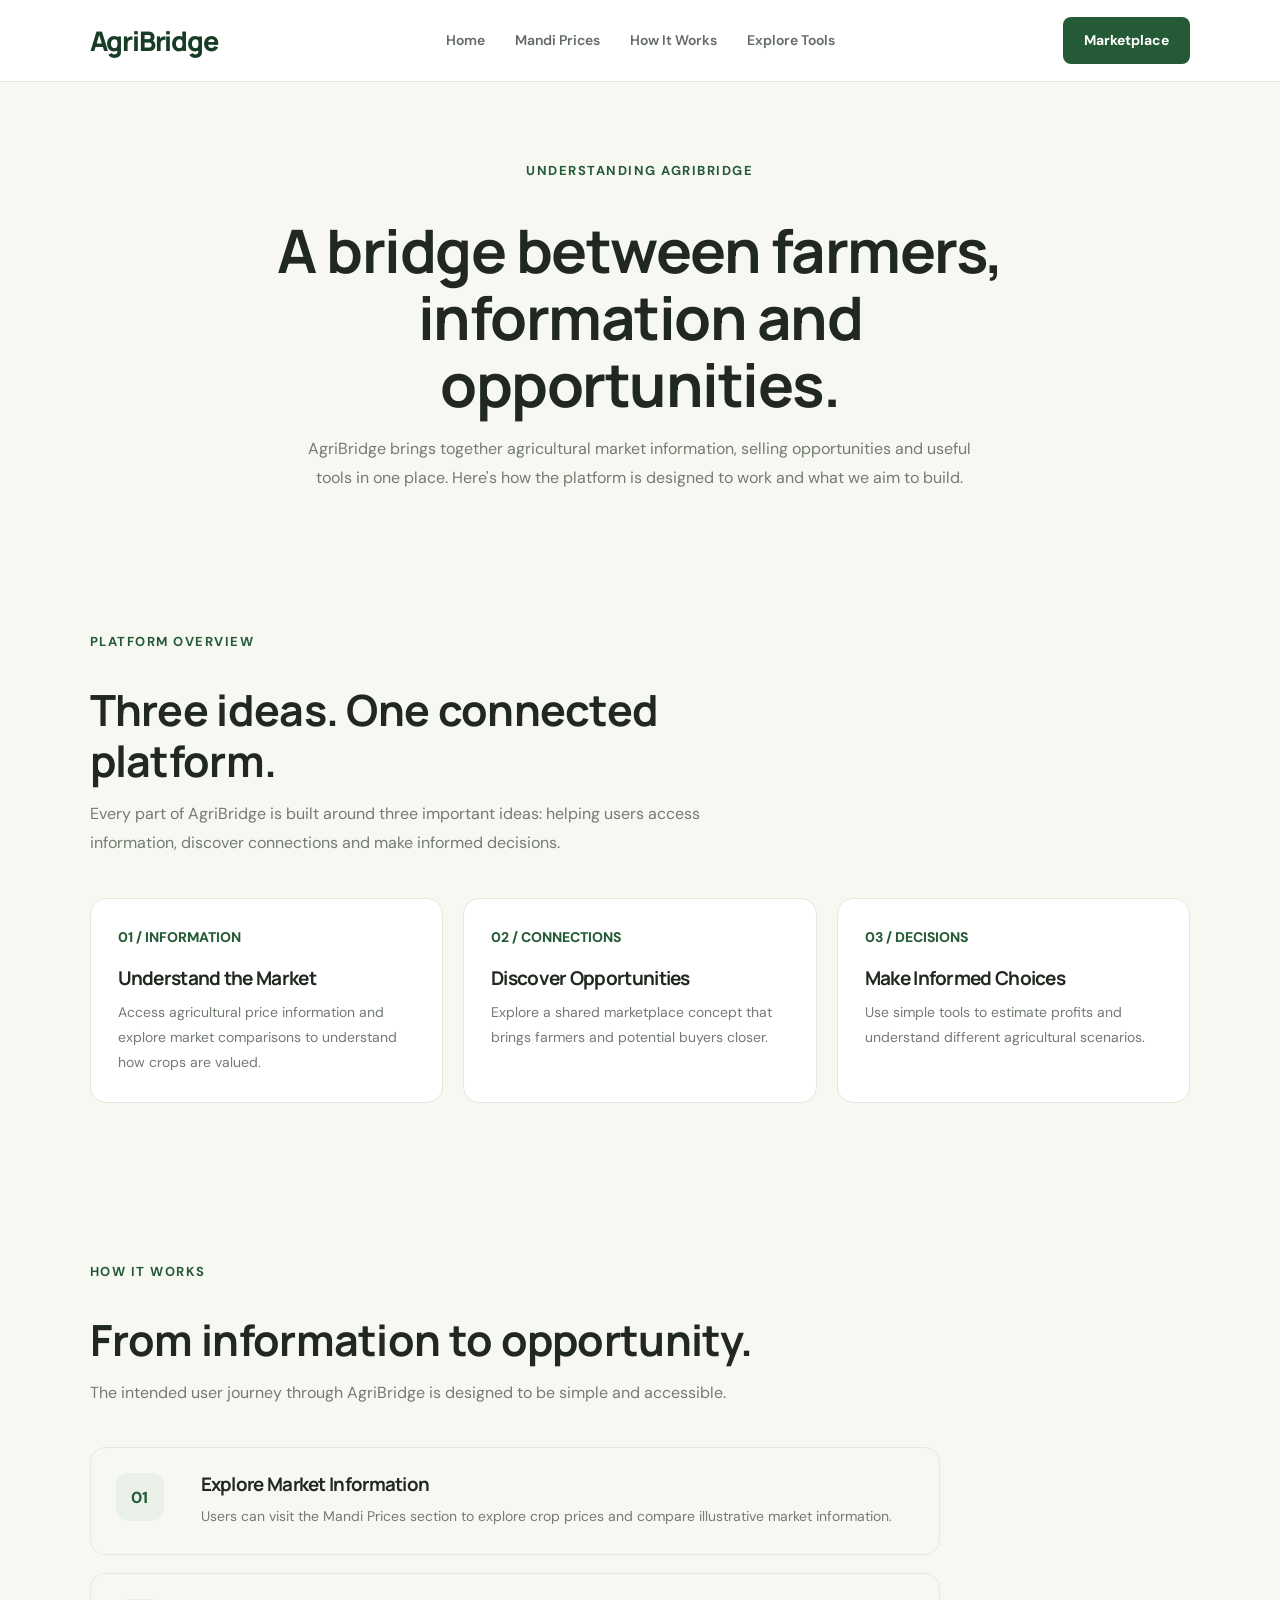
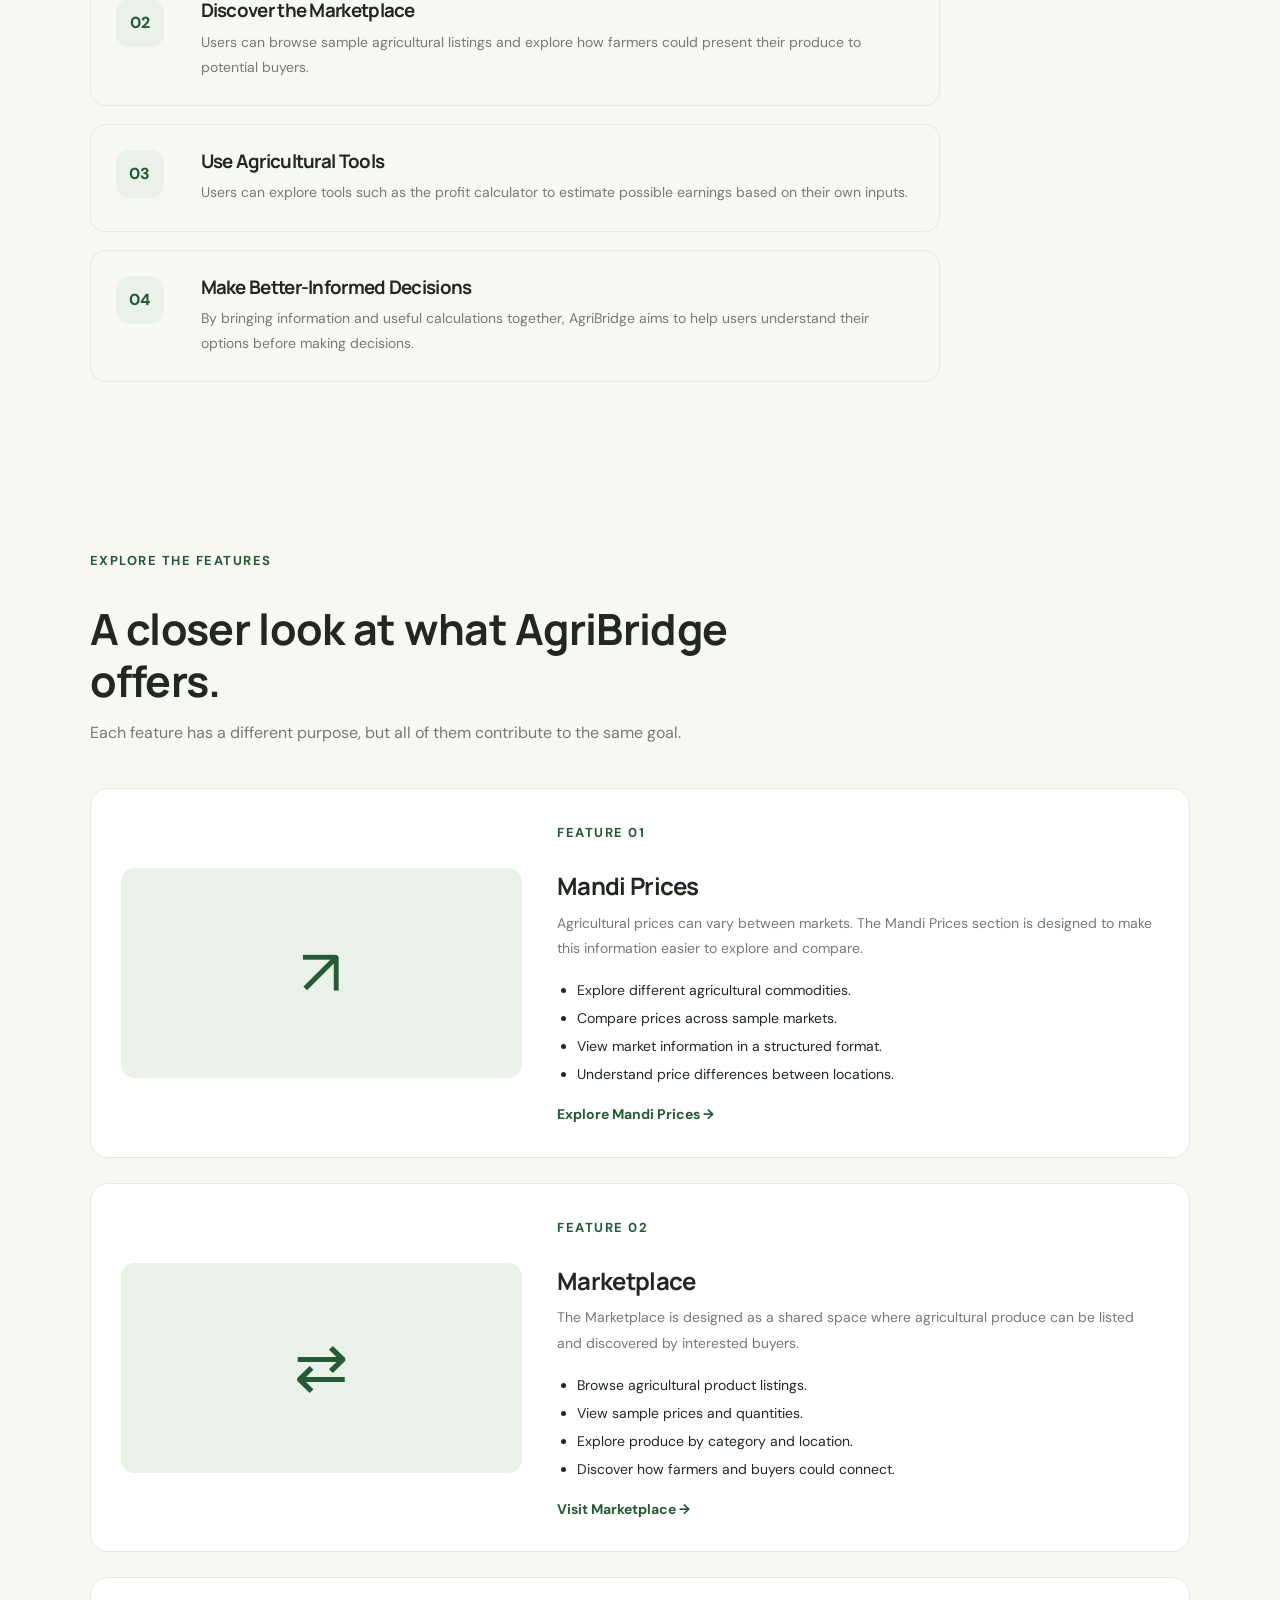
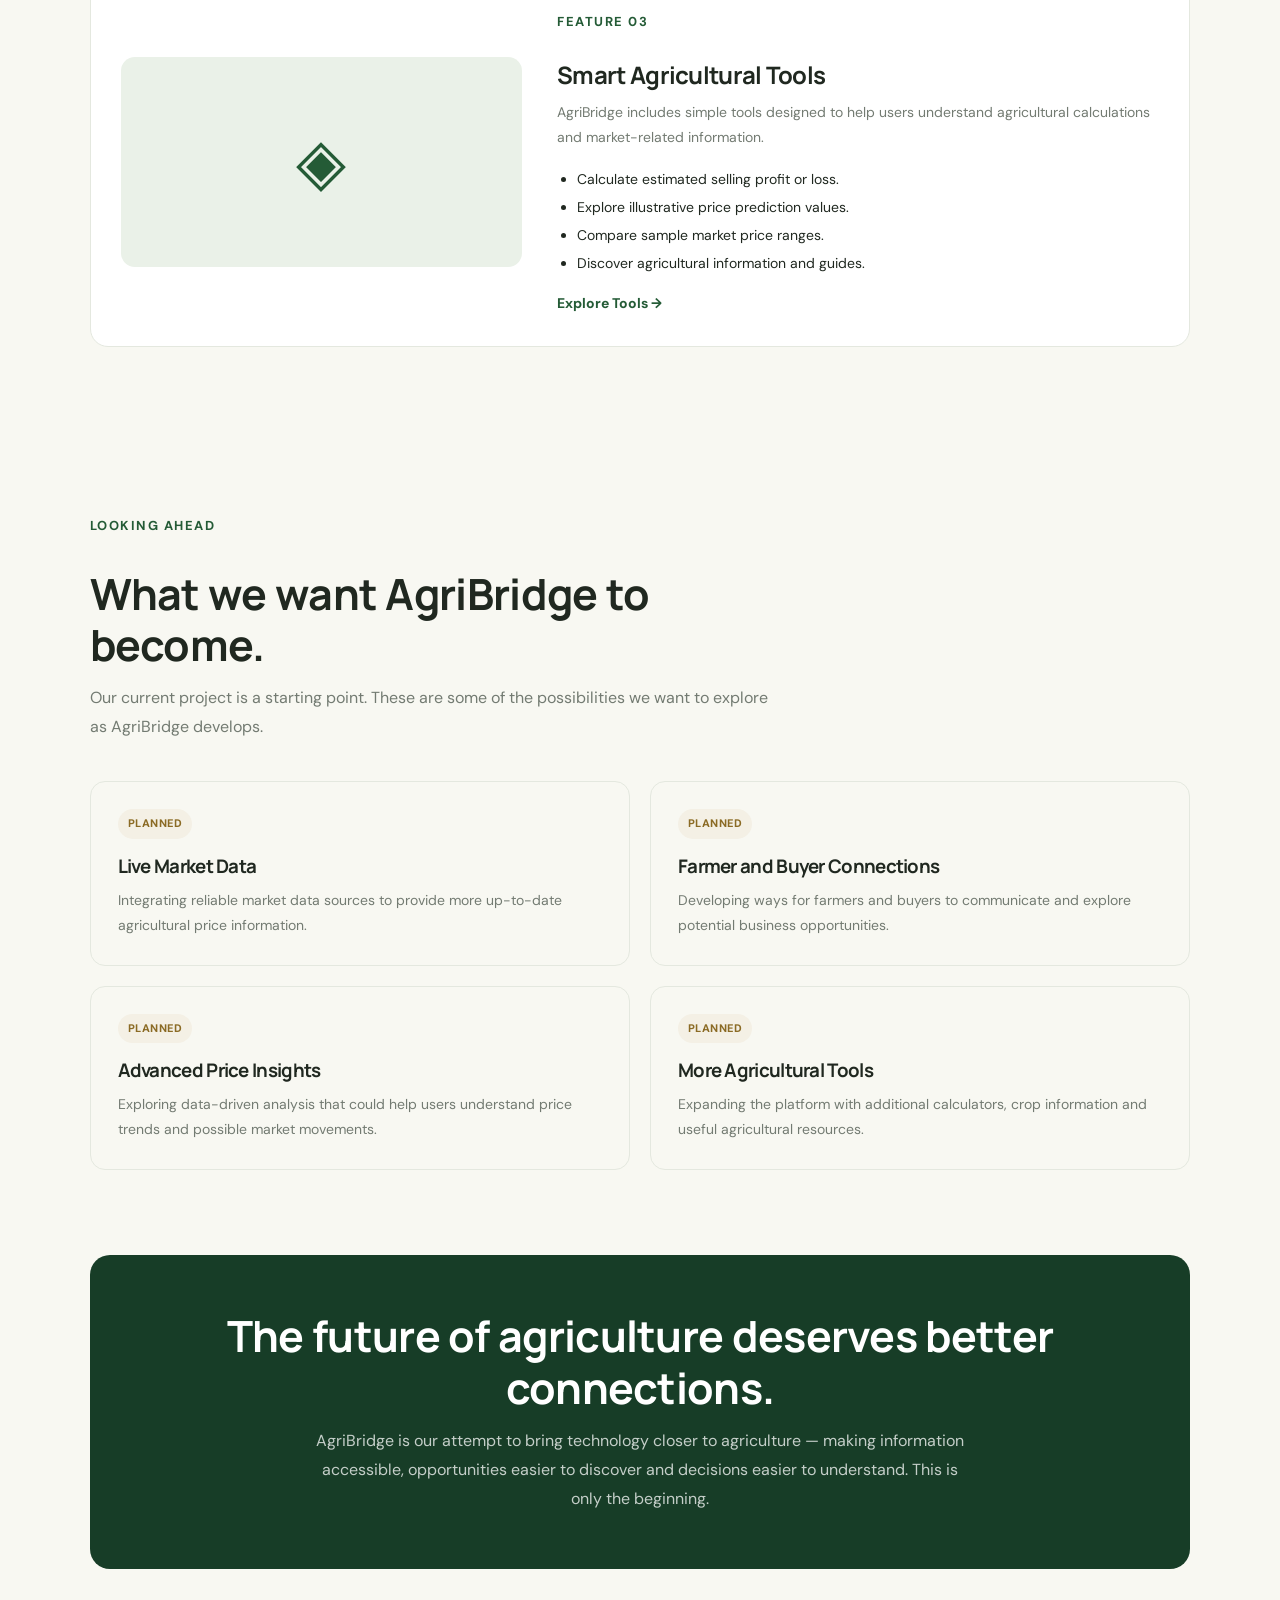
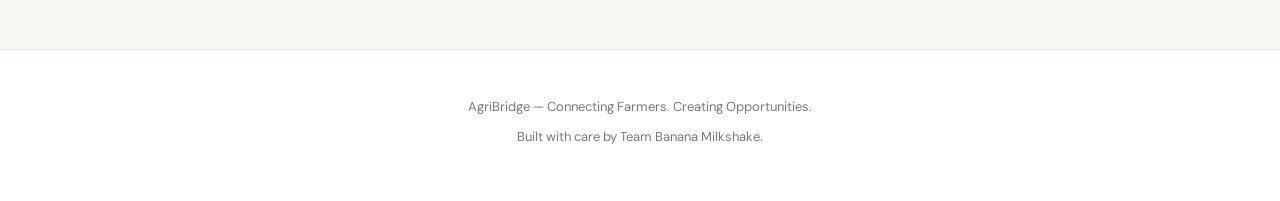
<file: agribridge/how-it-works.html>
<!DOCTYPE html>
<html lang="en">

<head>
    <meta charset="UTF-8">
    <meta name="viewport" content="width=device-width, initial-scale=1.0">

    <meta name="description" content="Discover how AgriBridge works, its features, purpose and future vision.">

    <title>How It Works | AgriBridge</title>

    <link rel="stylesheet" href="style.css">

    <style>
        /* Page Introduction */

        .how-hero {
            padding: 75px 0 65px;
            text-align: center;
        }

        .eyebrow {
            color: var(--green);
            font-size: 13px;
            font-weight: 700;
            letter-spacing: 1.5px;
            text-transform: uppercase;
        }

        .how-hero h1 {
            max-width: 800px;
            margin: 17px auto;
            font-size: clamp(38px, 5vw, 60px);
            line-height: 1.12;
            letter-spacing: -1.5px;
        }

        .how-hero p {
            max-width: 680px;
            margin: auto;
            color: var(--muted);
            line-height: 1.8;
        }

        /* Overview */

        .overview-section {
            padding: 70px 0;
            background: var(--cream);
        }

        .section-heading {
            max-width: 680px;
            margin-bottom: 40px;
        }

        .section-heading h2 {
            font-size: clamp(29px, 4vw, 43px);
            line-height: 1.2;
            margin: 13px 0;
        }

        .section-heading p {
            color: var(--muted);
            line-height: 1.8;
        }

        .overview-grid {
            display: grid;
            grid-template-columns: repeat(3, 1fr);
            gap: 20px;
        }

        .overview-card {
            background: white;
            border: 1px solid var(--border);
            border-radius: 16px;
            padding: 27px;
        }

        .overview-number {
            color: var(--green);
            font-size: 14px;
            font-weight: 800;
            margin-bottom: 19px;
        }

        .overview-card h3 {
            font-size: 19px;
            margin-bottom: 10px;
        }

        .overview-card p {
            color: var(--muted);
            font-size: 14px;
            line-height: 1.8;
        }

        /* Workflow */

        .workflow-section {
            padding: 85px 0;
        }

        .workflow-list {
            display: grid;
            gap: 18px;
            max-width: 850px;
        }

        .workflow-step {
            display: grid;
            grid-template-columns: 65px 1fr;
            gap: 20px;
            align-items: start;
            padding: 25px;
            border: 1px solid var(--border);
            border-radius: 15px;
        }

        .step-number {
            width: 48px;
            height: 48px;
            display: grid;
            place-items: center;
            background: var(--green-light);
            color: var(--green);
            border-radius: 13px;
            font-weight: 800;
        }

        .workflow-step h3 {
            margin-bottom: 8px;
        }

        .workflow-step p {
            color: var(--muted);
            font-size: 14px;
            line-height: 1.8;
        }

        /* Feature Details */

        .feature-section {
            padding: 80px 0;
            background: var(--cream);
        }

        .feature-list {
            display: grid;
            gap: 25px;
        }

        .feature-detail {
            display: grid;
            grid-template-columns: 0.8fr 1.2fr;
            gap: 35px;
            align-items: center;
            background: white;
            border: 1px solid var(--border);
            border-radius: 18px;
            padding: 30px;
        }

        .feature-visual {
            min-height: 210px;
            display: grid;
            place-items: center;
            background: var(--green-light);
            border-radius: 14px;
            color: var(--green);
            font-size: 65px;
        }

        .feature-detail h3 {
            font-size: 24px;
            margin: 10px 0;
        }

        .feature-detail p {
            color: var(--muted);
            line-height: 1.8;
            font-size: 14px;
        }

        .feature-detail ul {
            padding-left: 20px;
            margin-top: 15px;
            color: var(--text);
            line-height: 2;
            font-size: 14px;
        }

        .feature-detail a {
            display: inline-block;
            margin-top: 15px;
            color: var(--green);
            font-size: 14px;
            font-weight: 700;
            text-decoration: none;
        }

        .feature-detail a:hover {
            text-decoration: underline;
        }

        /* Future Plans */

        .future-section {
            padding: 85px 0;
        }

        .future-grid {
            display: grid;
            grid-template-columns: repeat(2, 1fr);
            gap: 20px;
        }

        .future-card {
            padding: 27px;
            border: 1px solid var(--border);
            border-radius: 15px;
        }

        .future-card h3 {
            margin-bottom: 10px;
        }

        .future-card p {
            color: var(--muted);
            line-height: 1.8;
            font-size: 14px;
        }

        .status {
            display: inline-block;
            padding: 6px 10px;
            margin-bottom: 16px;
            border-radius: 30px;
            background: var(--green-light);
            color: var(--green);
            font-size: 11px;
            font-weight: 800;
            letter-spacing: .5px;
            text-transform: uppercase;
        }

        .status.planned {
            background: #f4f0e5;
            color: #8b6b25;
        }

        /* Vision */

        .closing-section {
            padding: 0 0 80px;
        }

        .closing-box {
            background: var(--green-dark);
            color: white;
            text-align: center;
            padding: 55px 25px;
            border-radius: 20px;
        }

        .closing-box h2 {
            font-size: clamp(28px, 4vw, 43px);
            margin-bottom: 14px;
        }

        .closing-box p {
            max-width: 650px;
            margin: auto;
            color: rgba(255, 255, 255, .75);
            line-height: 1.8;
        }

        /* Responsive */

        @media (max-width: 800px) {
            .overview-grid {
                grid-template-columns: 1fr 1fr;
            }

            .feature-detail {
                grid-template-columns: 1fr;
            }
        }

        @media (max-width: 600px) {

            .overview-grid,
            .future-grid {
                grid-template-columns: 1fr;
            }

            .workflow-step {
                grid-template-columns: 45px 1fr;
                padding: 19px;
                gap: 13px;
            }

            .step-number {
                width: 40px;
                height: 40px;
            }

            .feature-detail {
                padding: 20px;
            }

            .feature-visual {
                min-height: 150px;
            }
        }
    </style>

</head>


<body>

    <!-- Navigation -->

    <header class="navbar">

        <a href="index.html" class="logo">
            AgriBridge
        </a>

        <nav>
            <a href="index.html">Home</a>
            <a href="mandi.html">Mandi Prices</a>
            <a href="how-it-works.html">How It Works</a>
            <a href="tools.html">Explore Tools</a>
        </nav>

        <a href="marketplace.html" class="button primary nav-cta">
            Marketplace
        </a>

    </header>



    <main>

        <!-- Hero -->

        <section class="page-container how-hero">

            <span class="eyebrow">
                Understanding AgriBridge
            </span>

            <h1>
                A bridge between farmers, information and opportunities.
            </h1>

            <p>
                AgriBridge brings together agricultural market information,
                selling opportunities and useful tools in one place.
                Here's how the platform is designed to work and what
                we aim to build.
            </p>

        </section>



        <!-- Platform Overview -->

        <section class="overview-section">

            <div class="page-container">

                <div class="section-heading">

                    <span class="eyebrow">
                        Platform Overview
                    </span>

                    <h2>
                        Three ideas. One connected platform.
                    </h2>

                    <p>
                        Every part of AgriBridge is built around three
                        important ideas: helping users access information,
                        discover connections and make informed decisions.
                    </p>

                </div>


                <div class="overview-grid">

                    <article class="overview-card">

                        <div class="overview-number">01 / INFORMATION</div>

                        <h3>Understand the Market</h3>

                        <p>
                            Access agricultural price information and
                            explore market comparisons to understand
                            how crops are valued.
                        </p>

                    </article>


                    <article class="overview-card">

                        <div class="overview-number">02 / CONNECTIONS</div>

                        <h3>Discover Opportunities</h3>

                        <p>
                            Explore a shared marketplace concept that
                            brings farmers and potential buyers closer.
                        </p>

                    </article>


                    <article class="overview-card">

                        <div class="overview-number">03 / DECISIONS</div>

                        <h3>Make Informed Choices</h3>

                        <p>
                            Use simple tools to estimate profits and
                            understand different agricultural scenarios.
                        </p>

                    </article>

                </div>

            </div>

        </section>



        <!-- Workflow -->

        <section class="workflow-section">

            <div class="page-container">

                <div class="section-heading">

                    <span class="eyebrow">
                        How It Works
                    </span>

                    <h2>
                        From information to opportunity.
                    </h2>

                    <p>
                        The intended user journey through AgriBridge
                        is designed to be simple and accessible.
                    </p>

                </div>


                <div class="workflow-list">


                    <article class="workflow-step">

                        <div class="step-number">01</div>

                        <div>

                            <h3>Explore Market Information</h3>

                            <p>
                                Users can visit the Mandi Prices section
                                to explore crop prices and compare
                                illustrative market information.
                            </p>

                        </div>

                    </article>


                    <article class="workflow-step">

                        <div class="step-number">02</div>

                        <div>

                            <h3>Discover the Marketplace</h3>

                            <p>
                                Users can browse sample agricultural
                                listings and explore how farmers could
                                present their produce to potential buyers.
                            </p>

                        </div>

                    </article>


                    <article class="workflow-step">

                        <div class="step-number">03</div>

                        <div>

                            <h3>Use Agricultural Tools</h3>

                            <p>
                                Users can explore tools such as the
                                profit calculator to estimate possible
                                earnings based on their own inputs.
                            </p>

                        </div>

                    </article>


                    <article class="workflow-step">

                        <div class="step-number">04</div>

                        <div>

                            <h3>Make Better-Informed Decisions</h3>

                            <p>
                                By bringing information and useful
                                calculations together, AgriBridge aims
                                to help users understand their options
                                before making decisions.
                            </p>

                        </div>

                    </article>


                </div>

            </div>

        </section>



        <!-- Feature Details -->

        <section class="feature-section">

            <div class="page-container">

                <div class="section-heading">

                    <span class="eyebrow">
                        Explore the Features
                    </span>

                    <h2>
                        A closer look at what AgriBridge offers.
                    </h2>

                    <p>
                        Each feature has a different purpose, but all
                        of them contribute to the same goal.
                    </p>

                </div>


                <div class="feature-list">


                    <!-- Mandi -->

                    <article class="feature-detail">

                        <div class="feature-visual">
                            ↗
                        </div>

                        <div>

                            <span class="eyebrow">
                                Feature 01
                            </span>

                            <h3>Mandi Prices</h3>

                            <p>
                                Agricultural prices can vary between
                                markets. The Mandi Prices section is
                                designed to make this information easier
                                to explore and compare.
                            </p>

                            <ul>
                                <li>Explore different agricultural commodities.</li>
                                <li>Compare prices across sample markets.</li>
                                <li>View market information in a structured format.</li>
                                <li>Understand price differences between locations.</li>
                            </ul>

                            <a href="mandi.html">
                                Explore Mandi Prices →
                            </a>

                        </div>

                    </article>



                    <!-- Marketplace -->

                    <article class="feature-detail">

                        <div class="feature-visual">
                            ⇄
                        </div>

                        <div>

                            <span class="eyebrow">
                                Feature 02
                            </span>

                            <h3>Marketplace</h3>

                            <p>
                                The Marketplace is designed as a shared
                                space where agricultural produce can be
                                listed and discovered by interested buyers.
                            </p>

                            <ul>
                                <li>Browse agricultural product listings.</li>
                                <li>View sample prices and quantities.</li>
                                <li>Explore produce by category and location.</li>
                                <li>Discover how farmers and buyers could connect.</li>
                            </ul>

                            <a href="marketplace.html">
                                Visit Marketplace →
                            </a>

                        </div>

                    </article>



                    <!-- Tools -->

                    <article class="feature-detail">

                        <div class="feature-visual">
                            ◈
                        </div>

                        <div>

                            <span class="eyebrow">
                                Feature 03
                            </span>

                            <h3>Smart Agricultural Tools</h3>

                            <p>
                                AgriBridge includes simple tools designed
                                to help users understand agricultural
                                calculations and market-related information.
                            </p>

                            <ul>
                                <li>Calculate estimated selling profit or loss.</li>
                                <li>Explore illustrative price prediction values.</li>
                                <li>Compare sample market price ranges.</li>
                                <li>Discover agricultural information and guides.</li>
                            </ul>

                            <a href="tools.html">
                                Explore Tools →
                            </a>

                        </div>

                    </article>


                </div>

            </div>

        </section>



        <!-- Future Development -->

        <section class="future-section">

            <div class="page-container">

                <div class="section-heading">

                    <span class="eyebrow">
                        Looking Ahead
                    </span>

                    <h2>
                        What we want AgriBridge to become.
                    </h2>

                    <p>
                        Our current project is a starting point.
                        These are some of the possibilities we want
                        to explore as AgriBridge develops.
                    </p>

                </div>


                <div class="future-grid">


                    <article class="future-card">

                        <span class="status planned">
                            Planned
                        </span>

                        <h3>Live Market Data</h3>

                        <p>
                            Integrating reliable market data sources
                            to provide more up-to-date agricultural
                            price information.
                        </p>

                    </article>


                    <article class="future-card">

                        <span class="status planned">
                            Planned
                        </span>

                        <h3>Farmer and Buyer Connections</h3>

                        <p>
                            Developing ways for farmers and buyers
                            to communicate and explore potential
                            business opportunities.
                        </p>

                    </article>


                    <article class="future-card">

                        <span class="status planned">
                            Planned
                        </span>

                        <h3>Advanced Price Insights</h3>

                        <p>
                            Exploring data-driven analysis that
                            could help users understand price trends
                            and possible market movements.
                        </p>

                    </article>


                    <article class="future-card">

                        <span class="status planned">
                            Planned
                        </span>

                        <h3>More Agricultural Tools</h3>

                        <p>
                            Expanding the platform with additional
                            calculators, crop information and
                            useful agricultural resources.
                        </p>

                    </article>


                </div>

            </div>

        </section>



        <!-- Closing Vision -->

        <section class="page-container closing-section">

            <div class="closing-box">

                <h2>
                    The future of agriculture deserves better connections.
                </h2>

                <p>
                    AgriBridge is our attempt to bring technology
                    closer to agriculture — making information
                    accessible, opportunities easier to discover
                    and decisions easier to understand.
                    This is only the beginning.
                </p>

            </div>

        </section>


    </main>



    <!-- Footer -->

    <footer>

        <div class="page-container">

            <p>
                AgriBridge — Connecting Farmers. Creating Opportunities.
            </p>

            <p>
                Built with care by Team Banana Milkshake.
            </p>

        </div>

    </footer>


</body>

</html>
</file>
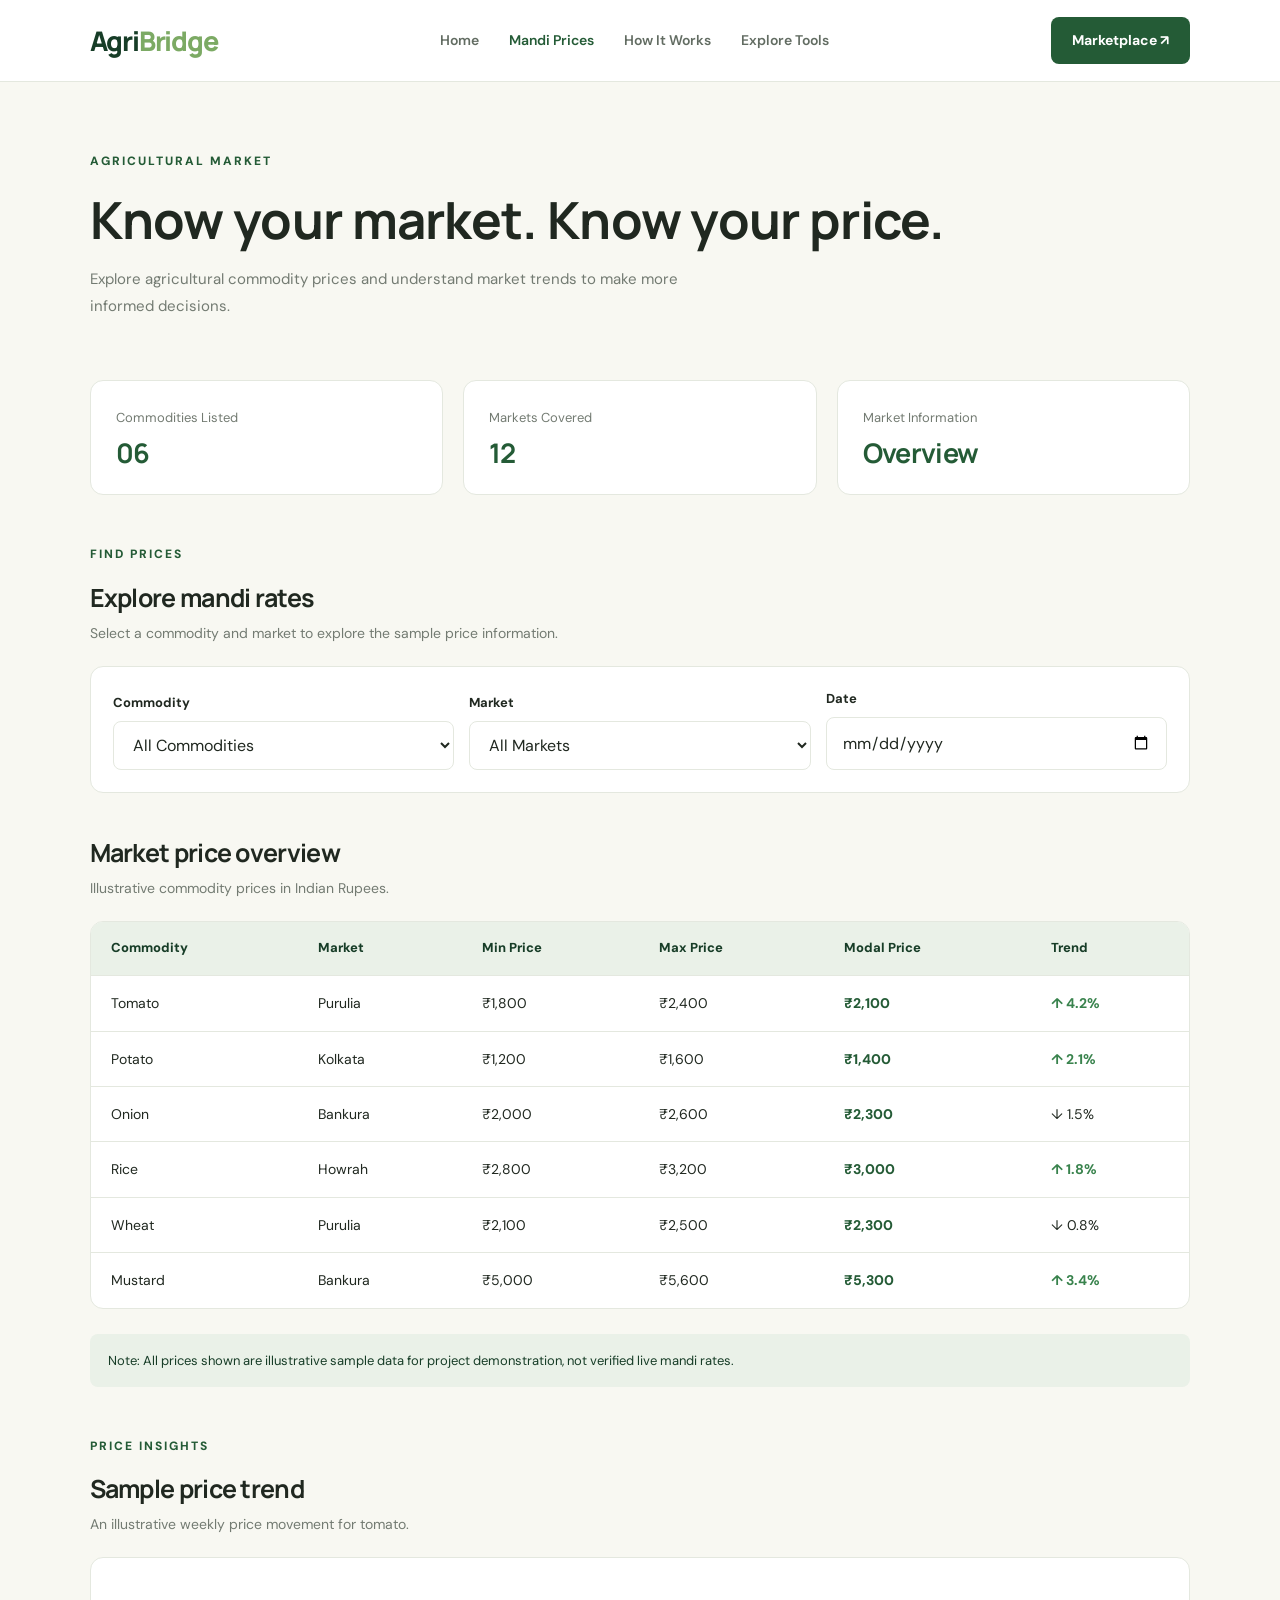
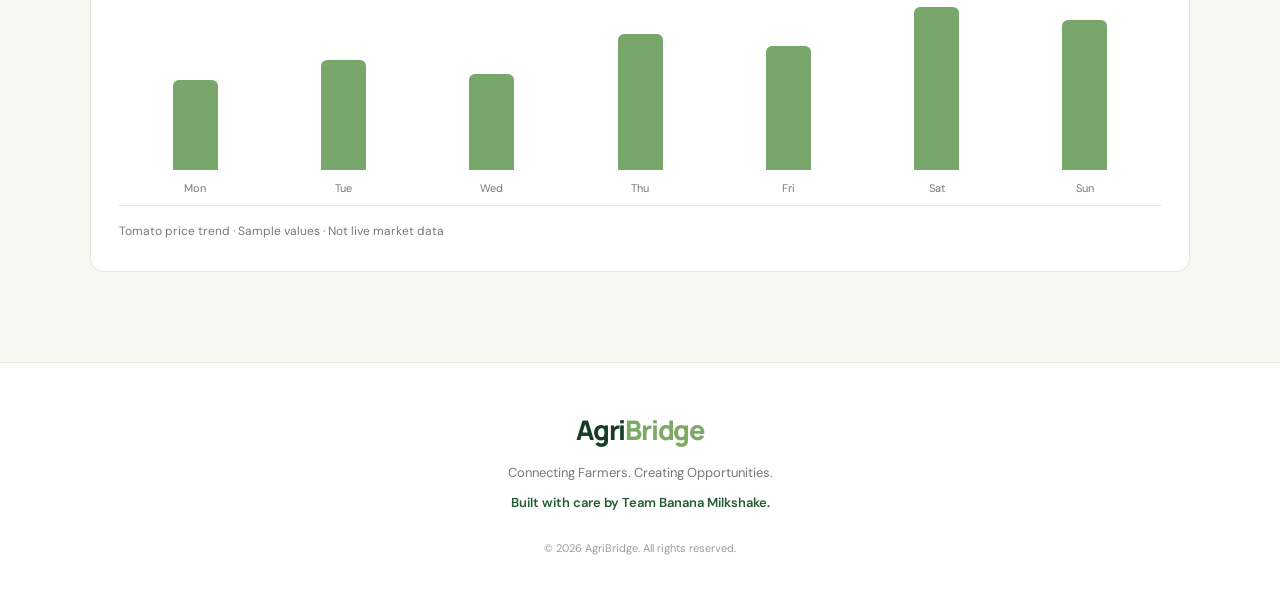
<file: agribridge/mandi.html>
<!DOCTYPE html>
<html lang="en">

<head>
  <meta charset="UTF-8">
  <meta name="viewport" content="width=device-width, initial-scale=1.0">

  <title>Mandi Prices | AgriBridge</title>

  <meta name="description" content="Explore agricultural market prices with AgriBridge.">

  <link rel="stylesheet" href="style.css">

  <style>
    /* MANDI PAGE ONLY */

    .mandi-content {
      padding: 20px 7% 90px;
    }

    .mandi-summary {
      display: grid;
      grid-template-columns: repeat(3, 1fr);
      gap: 20px;
      margin-bottom: 35px;
    }

    .summary-card {
      background: var(--white);
      border: 1px solid var(--border);
      border-radius: var(--radius-md);
      padding: 25px;
    }

    .summary-card p {
      color: var(--muted);
      font-size: 13px;
    }

    .summary-card h2 {
      color: var(--green);
      font-size: 27px;
      margin-top: 8px;
    }

    .mandi-section {
      margin-top: 45px;
    }

    .section-heading {
      margin-bottom: 20px;
    }

    .section-heading h2 {
      font-size: 25px;
      margin-bottom: 8px;
    }

    .section-heading p {
      color: var(--muted);
      font-size: 14px;
    }

    .filter-bar {
      display: grid;
      grid-template-columns: repeat(3, 1fr);
      align-items: end;
      margin-bottom: 25px;
    }

    .filter-field {
      min-width: 0;
    }

    .price {
      color: var(--green);
      font-weight: 800;
    }

    .trend {
      color: #39834d;
      font-weight: 700;
    }

    .chart-card {
      padding: 28px;
      background: var(--white);
      border: 1px solid var(--border);
      border-radius: var(--radius-md);
    }

    .chart-bars {
      height: 220px;
      display: flex;
      align-items: end;
      justify-content: space-around;
      gap: 15px;
      padding: 20px 10px 0;
      border-bottom: 1px solid var(--border);
    }

    .chart-column {
      height: 100%;
      flex: 1;
      display: flex;
      flex-direction: column;
      justify-content: end;
      align-items: center;
      gap: 10px;
    }

    .chart-bar {
      width: min(45px, 75%);
      background: #78a66b;
      border-radius: 6px 6px 0 0;
      min-height: 10px;
    }

    .chart-column span {
      color: var(--muted);
      font-size: 11px;
      padding-bottom: 8px;
    }

    .chart-caption {
      color: var(--muted);
      font-size: 12px;
      margin-top: 15px;
    }

    .sample-notice {
      margin-top: 25px;
      padding: 15px 18px;
      background: var(--green-light);
      border-radius: var(--radius-sm);
      color: var(--green-dark);
      font-size: 13px;
    }

    @media (max-width: 700px) {
      .mandi-content {
        padding-left: 5%;
        padding-right: 5%;
      }

      .mandi-summary {
        grid-template-columns: 1fr;
      }

      .filter-bar {
        grid-template-columns: 1fr;
      }

      .chart-card {
        padding: 15px;
      }

      .chart-bars {
        gap: 7px;
      }
    }
  </style>
</head>

<body>

  <!-- NAVIGATION -->

  <header class="navbar">

    <a href="index.html" class="logo">
      Agri<span>Bridge</span>
    </a>

    <nav>
      <a href="index.html">Home</a>
      <a href="mandi.html" class="active">Mandi Prices</a>
      <a href="how-it-works.html">How It Works</a>
      <a href="tools.html">Explore Tools</a>
    </nav>

    <a href="marketplace.html" class="nav-cta">
      Marketplace ↗
    </a>

  </header>


  <main>

    <!-- PAGE INTRODUCTION -->

    <section class="page-header">

      <span class="eyebrow">AGRICULTURAL MARKET</span>

      <h1>Know your market. Know your price.</h1>

      <p>
        Explore agricultural commodity prices and understand
        market trends to make more informed decisions.
      </p>

    </section>


    <section class="mandi-content">

      <!-- SUMMARY CARDS -->

      <div class="mandi-summary">

        <article class="summary-card">
          <p>Commodities Listed</p>
          <h2>06</h2>
        </article>

        <article class="summary-card">
          <p>Markets Covered</p>
          <h2>12</h2>
        </article>

        <article class="summary-card">
          <p>Market Information</p>
          <h2>Overview</h2>
        </article>

      </div>


      <!-- PRICE FILTERS -->

      <section class="mandi-section">

        <div class="section-heading">

          <span class="eyebrow">FIND PRICES</span>

          <h2>Explore mandi rates</h2>

          <p>
            Select a commodity and market to explore
            the sample price information.
          </p>

        </div>


        <div class="filter-bar">

          <div class="filter-field">
            <label for="commodity">Commodity</label>

            <select id="commodity">
              <option>All Commodities</option>
              <option>Tomato</option>
              <option>Potato</option>
              <option>Onion</option>
              <option>Rice</option>
              <option>Wheat</option>
              <option>Mustard</option>
            </select>
          </div>


          <div class="filter-field">
            <label for="market">Market</label>

            <select id="market">
              <option>All Markets</option>
              <option>Purulia</option>
              <option>Kolkata</option>
              <option>Bankura</option>
              <option>Howrah</option>
            </select>
          </div>


          <div class="filter-field">
            <label for="date">Date</label>

            <input type="date" id="date">
          </div>

        </div>

      </section>


      <!-- MANDI PRICE TABLE -->

      <section class="mandi-section">

        <div class="section-heading">

          <h2>Market price overview</h2>

          <p>
            Illustrative commodity prices in Indian Rupees.
          </p>

        </div>


        <div class="table-wrapper">

          <table>

            <thead>
              <tr>
                <th>Commodity</th>
                <th>Market</th>
                <th>Min Price</th>
                <th>Max Price</th>
                <th>Modal Price</th>
                <th>Trend</th>
              </tr>
            </thead>

            <tbody>

              <tr>
                <td>Tomato</td>
                <td>Purulia</td>
                <td>₹1,800</td>
                <td>₹2,400</td>
                <td class="price">₹2,100</td>
                <td class="trend">↑ 4.2%</td>
              </tr>

              <tr>
                <td>Potato</td>
                <td>Kolkata</td>
                <td>₹1,200</td>
                <td>₹1,600</td>
                <td class="price">₹1,400</td>
                <td class="trend">↑ 2.1%</td>
              </tr>

              <tr>
                <td>Onion</td>
                <td>Bankura</td>
                <td>₹2,000</td>
                <td>₹2,600</td>
                <td class="price">₹2,300</td>
                <td>↓ 1.5%</td>
              </tr>

              <tr>
                <td>Rice</td>
                <td>Howrah</td>
                <td>₹2,800</td>
                <td>₹3,200</td>
                <td class="price">₹3,000</td>
                <td class="trend">↑ 1.8%</td>
              </tr>

              <tr>
                <td>Wheat</td>
                <td>Purulia</td>
                <td>₹2,100</td>
                <td>₹2,500</td>
                <td class="price">₹2,300</td>
                <td>↓ 0.8%</td>
              </tr>

              <tr>
                <td>Mustard</td>
                <td>Bankura</td>
                <td>₹5,000</td>
                <td>₹5,600</td>
                <td class="price">₹5,300</td>
                <td class="trend">↑ 3.4%</td>
              </tr>

            </tbody>

          </table>

        </div>

        <p class="sample-notice">
          Note: All prices shown are illustrative sample data
          for project demonstration, not verified live mandi rates.
        </p>

      </section>


      <!-- PRICE TREND -->

      <section class="mandi-section">

        <div class="section-heading">

          <span class="eyebrow">PRICE INSIGHTS</span>

          <h2>Sample price trend</h2>

          <p>
            An illustrative weekly price movement for tomato.
          </p>

        </div>


        <div class="chart-card">

          <div class="chart-bars">

            <div class="chart-column">
              <div class="chart-bar" style="height: 45%;"></div>
              <span>Mon</span>
            </div>

            <div class="chart-column">
              <div class="chart-bar" style="height: 55%;"></div>
              <span>Tue</span>
            </div>

            <div class="chart-column">
              <div class="chart-bar" style="height: 48%;"></div>
              <span>Wed</span>
            </div>

            <div class="chart-column">
              <div class="chart-bar" style="height: 68%;"></div>
              <span>Thu</span>
            </div>

            <div class="chart-column">
              <div class="chart-bar" style="height: 62%;"></div>
              <span>Fri</span>
            </div>

            <div class="chart-column">
              <div class="chart-bar" style="height: 82%;"></div>
              <span>Sat</span>
            </div>

            <div class="chart-column">
              <div class="chart-bar" style="height: 75%;"></div>
              <span>Sun</span>
            </div>

          </div>

          <p class="chart-caption">
            Tomato price trend · Sample values · Not live market data
          </p>

        </div>

      </section>

    </section>

  </main>


  <!-- FOOTER -->

  <footer>

    <a href="index.html" class="logo">
      Agri<span>Bridge</span>
    </a>

    <p>Connecting Farmers. Creating Opportunities.</p>

    <p class="team-credit">
      Built with care by Team Banana Milkshake.
    </p>

    <span class="copyright">
      © 2026 AgriBridge. All rights reserved.
    </span>

  </footer>

</body>

</html>
</file>
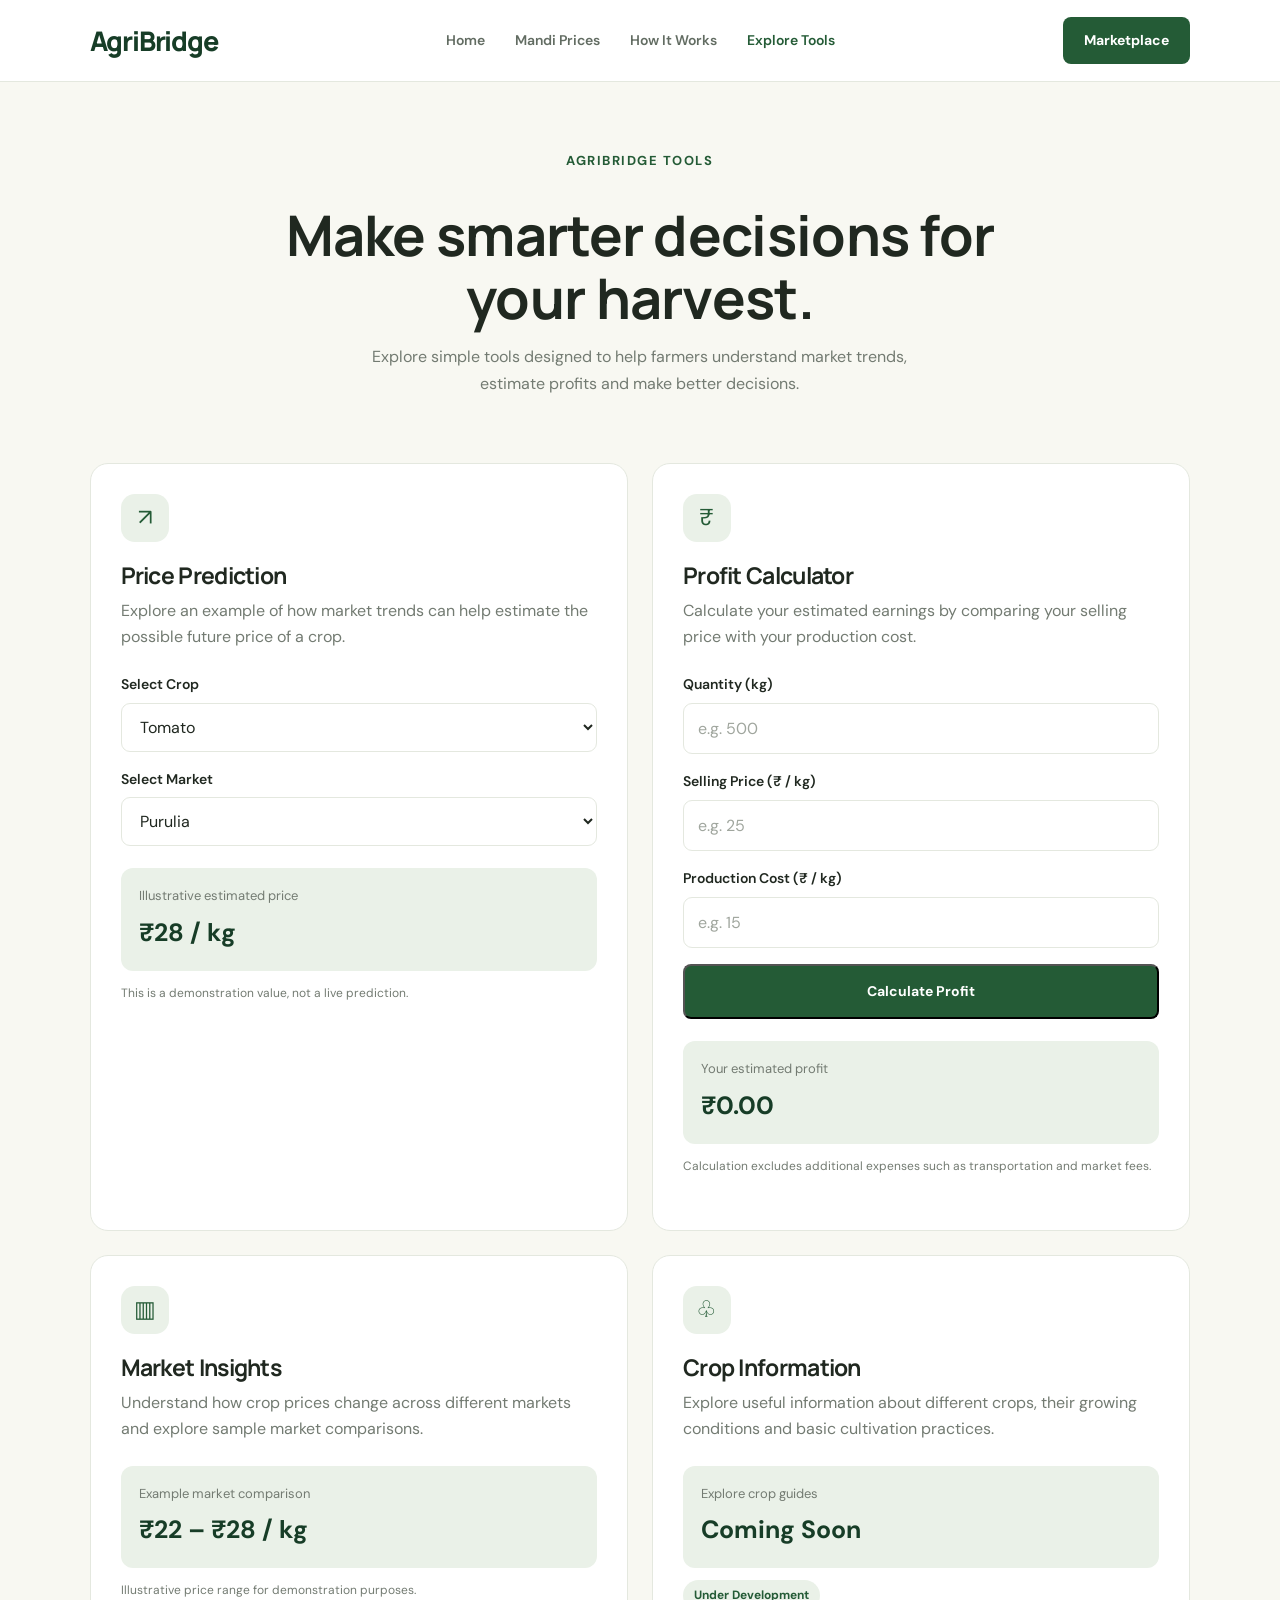
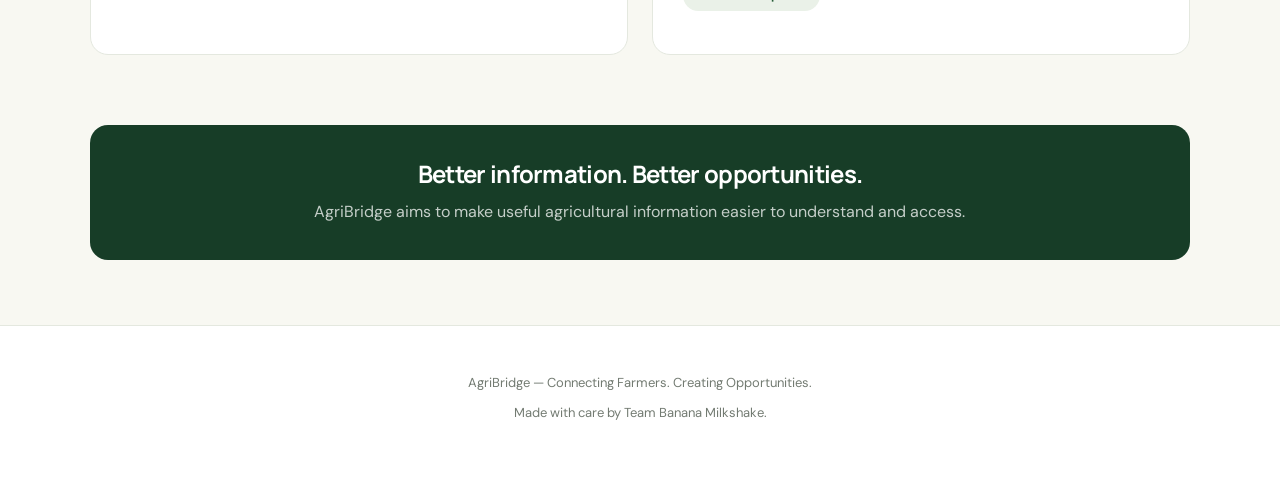
<file: agribridge/tools.html>
<!DOCTYPE html>
<html lang="en">

<head>
  <meta charset="UTF-8">
  <meta name="viewport" content="width=device-width, initial-scale=1.0">
  <title>Explore Tools | AgriBridge</title>
  <link rel="stylesheet" href="style.css">

  <style>
    .tools-hero {
      padding: 65px 0 45px;
      text-align: center;
    }

    .tools-hero .eyebrow {
      color: var(--green);
      font-weight: 700;
      font-size: 13px;
      letter-spacing: 1.5px;
      text-transform: uppercase;
    }

    .tools-hero h1 {
      max-width: 750px;
      margin: 14px auto;
      font-size: clamp(36px, 5vw, 56px);
      line-height: 1.12;
    }

    .tools-hero p {
      max-width: 600px;
      margin: 0 auto;
      color: var(--muted);
      line-height: 1.7;
    }

    .tools-grid {
      display: grid;
      grid-template-columns: repeat(2, minmax(0, 1fr));
      gap: 24px;
      padding: 20px 0 70px;
    }

    .tool-card {
      background: var(--white);
      border: 1px solid var(--border);
      border-radius: var(--radius-lg, 18px);
      padding: 30px;
      box-shadow: var(--shadow);
    }

    .tool-icon {
      width: 48px;
      height: 48px;
      display: grid;
      place-items: center;
      background: var(--green-light);
      color: var(--green);
      border-radius: 14px;
      font-size: 23px;
      margin-bottom: 20px;
    }

    .tool-card h2 {
      font-size: 23px;
      margin-bottom: 9px;
    }

    .tool-card>p {
      color: var(--muted);
      line-height: 1.6;
      margin-bottom: 24px;
    }

    .tool-fields {
      display: grid;
      gap: 16px;
    }

    .tool-fields label {
      display: block;
      font-weight: 600;
      font-size: 14px;
      margin-bottom: 7px;
    }

    .tool-fields input,
    .tool-fields select {
      width: 100%;
      padding: 12px 14px;
      border: 1px solid var(--border);
      border-radius: 9px;
      background: var(--white);
      font: inherit;
    }

    .tool-result {
      margin-top: 22px;
      padding: 18px;
      border-radius: 12px;
      background: var(--green-light);
    }

    .tool-result span {
      display: block;
      color: var(--muted);
      font-size: 13px;
      margin-bottom: 6px;
    }

    .tool-result strong {
      color: var(--green-dark);
      font-size: 25px;
    }

    .tool-note {
      margin-top: 13px;
      color: var(--muted);
      font-size: 12px;
      line-height: 1.5;
    }

    .coming-soon {
      display: inline-block;
      margin-top: 12px;
      padding: 6px 11px;
      border-radius: 30px;
      background: var(--green-light);
      color: var(--green);
      font-size: 12px;
      font-weight: 700;
    }

    .tools-bottom {
      margin-bottom: 65px;
      padding: 35px;
      background: var(--green-dark);
      color: white;
      border-radius: 18px;
      text-align: center;
    }

    .tools-bottom h2 {
      margin-bottom: 10px;
    }

    .tools-bottom p {
      color: rgba(255, 255, 255, .75);
      line-height: 1.6;
    }

    @media (max-width: 700px) {
      .tools-grid {
        grid-template-columns: 1fr;
      }

      .tool-card {
        padding: 23px;
      }
    }
  </style>
</head>

<body>

  <!-- Navigation -->
  <header class="navbar">
    <a href="index.html" class="logo">AgriBridge</a>

    <nav>
      <a href="index.html">Home</a>
      <a href="mandi.html">Mandi Prices</a>
      <a href="how-it-works.html">How It Works</a>
      <a href="tools.html" class="active">Explore Tools</a>
    </nav>

    <a href="marketplace.html" class="button primary nav-cta">
      Marketplace
    </a>
  </header>


  <main>

    <!-- Page Introduction -->
    <section class="page-container tools-hero">
      <span class="eyebrow">AgriBridge Tools</span>

      <h1>Make smarter decisions for your harvest.</h1>

      <p>
        Explore simple tools designed to help farmers understand
        market trends, estimate profits and make better decisions.
      </p>
    </section>


    <!-- Tools -->
    <section class="page-container tools-grid">

      <!-- Price Prediction -->
      <article class="tool-card">
        <div class="tool-icon">↗</div>

        <h2>Price Prediction</h2>

        <p>
          Explore an example of how market trends can help
          estimate the possible future price of a crop.
        </p>

        <div class="tool-fields">
          <div>
            <label for="crop">Select Crop</label>
            <select id="crop">
              <option>Tomato</option>
              <option>Potato</option>
              <option>Onion</option>
              <option>Rice</option>
              <option>Wheat</option>
            </select>
          </div>

          <div>
            <label for="market">Select Market</label>
            <select id="market">
              <option>Purulia</option>
              <option>Bankura</option>
              <option>Kolkata</option>
            </select>
          </div>
        </div>

        <div class="tool-result">
          <span>Illustrative estimated price</span>
          <strong>₹28 / kg</strong>
        </div>

        <p class="tool-note">
          This is a demonstration value, not a live prediction.
        </p>
      </article>



      <!-- Profit Calculator -->
      <article class="tool-card">
        <div class="tool-icon">₹</div>

        <h2>Profit Calculator</h2>

        <p>
          Calculate your estimated earnings by comparing
          your selling price with your production cost.
        </p>

        <div class="tool-fields">

          <div>
            <label for="quantity">Quantity (kg)</label>
            <input type="number" id="quantity" min="0" step="any" placeholder="e.g. 500">
          </div>

          <div>
            <label for="selling-price">Selling Price (₹ / kg)</label>
            <input type="number" id="selling-price" min="0" step="any" placeholder="e.g. 25">
          </div>

          <div>
            <label for="cost-price">Production Cost (₹ / kg)</label>
            <input type="number" id="cost-price" min="0" step="any" placeholder="e.g. 15">
          </div>

          <button type="button" class="button primary" onclick="calculateProfit()">
            Calculate Profit
          </button>

        </div>

        <div class="tool-result" aria-live="polite">
          <span id="result-label">Your estimated profit</span>
          <strong id="profit-result">₹0.00</strong>
          <p id="result-details"></p>
        </div>

        <p class="tool-note">
          Calculation excludes additional expenses such as transportation
          and market fees.
        </p>
      </article>



      <!-- Market Insights -->
      <article class="tool-card">
        <div class="tool-icon">▥</div>

        <h2>Market Insights</h2>

        <p>
          Understand how crop prices change across different
          markets and explore sample market comparisons.
        </p>

        <div class="tool-result">
          <span>Example market comparison</span>
          <strong>₹22 – ₹28 / kg</strong>
        </div>

        <p class="tool-note">
          Illustrative price range for demonstration purposes.
        </p>
      </article>


      <!-- Crop Information -->
      <article class="tool-card">
        <div class="tool-icon">♧</div>

        <h2>Crop Information</h2>

        <p>
          Explore useful information about different crops,
          their growing conditions and basic cultivation practices.
        </p>

        <div class="tool-result">
          <span>Explore crop guides</span>
          <strong>Coming Soon</strong>
        </div>

        <span class="coming-soon">Under Development</span>
      </article>

    </section>


    <!-- Bottom Section -->
    <section class="page-container">
      <div class="tools-bottom">
        <h2>Better information. Better opportunities.</h2>

        <p>
          AgriBridge aims to make useful agricultural information
          easier to understand and access.
        </p>
      </div>
    </section>

  </main>


  <!-- Footer -->
  <footer>
    <div class="page-container">
      <p>AgriBridge — Connecting Farmers. Creating Opportunities.</p>
      <p>Made with care by Team Banana Milkshake.</p>
    </div>
  </footer>

</body>

<script>
  function calculateProfit() {

    const quantity = Number(document.getElementById("quantity").value);
    const sellingPrice = Number(document.getElementById("selling-price").value);
    const costPrice = Number(document.getElementById("cost-price").value);

    const result = document.getElementById("profit-result");
    const label = document.getElementById("result-label");
    const details = document.getElementById("result-details");

    if (
      document.getElementById("quantity").value === "" ||
      document.getElementById("selling-price").value === "" ||
      document.getElementById("cost-price").value === "" ||
      !Number.isFinite(quantity) ||
      !Number.isFinite(sellingPrice) ||
      !Number.isFinite(costPrice) ||
      quantity <= 0 ||
      sellingPrice < 0 ||
      costPrice < 0
    ) {
      label.textContent = "Invalid input";
      result.textContent = "Please check your values";
      details.textContent = "Quantity must be greater than zero. Prices cannot be negative.";
      return;
    }

    const revenue = quantity * sellingPrice;
    const totalCost = quantity * costPrice;
    const profit = revenue - totalCost;

    label.textContent = profit >= 0 ? "Estimated profit" : "Estimated loss";

    result.textContent = "₹" + Math.abs(profit).toLocaleString("en-IN", {
      minimumFractionDigits: 2,
      maximumFractionDigits: 2
    });

    if (profit < 0) {
      result.textContent = "- " + result.textContent;
    }

    details.textContent =
      "Revenue: ₹" + revenue.toLocaleString("en-IN") +
      " | Total cost: ₹" + totalCost.toLocaleString("en-IN");
  }
</script>

</html>
</file>
<file: agribridge/style.css>
/* =========================================
   AGRIBRIDGE — SHARED DESIGN SYSTEM
   Team Banana Milkshake
========================================= */

/* 1. DESIGN TOKENS */

@import url('https://fonts.googleapis.com/css2?family=DM+Sans:wght@400;500;600;700;800&family=Manrope:wght@400;500;600;700;800&display=swap');

:root {
    --green: #245b36;
    --green-dark: #173d27;
    --green-light: #eaf1e8;
    --green-soft: #f1f6ef;

    --cream: #f8f8f2;
    --white: #ffffff;

    --text: #202820;
    --muted: #737b72;
    --border: #e4e8df;

    --radius-sm: 8px;
    --radius-md: 13px;
    --radius-lg: 18px;

    --shadow-sm: 0 4px 15px rgba(27, 62, 37, 0.05);
    --shadow-md: 0 12px 30px rgba(27, 62, 37, 0.08);

    --transition: 0.2s ease;
}


/* 2. RESET */

* {
    margin: 0;
    padding: 0;
    box-sizing: border-box;
}

html {
    scroll-behavior: smooth;
}

body {
    font-family: 'DM Sans', sans-serif;
    background: var(--cream);
    color: var(--text);
    line-height: 1.6;
}

a {
    color: inherit;
    text-decoration: none;
}

button,
input,
select,
textarea {
    font: inherit;
}

button,
a {
    -webkit-tap-highlight-color: transparent;
}

img {
    display: block;
    max-width: 100%;
}

button {
    cursor: pointer;
}

::selection {
    background: #c8dfc1;
    color: var(--green-dark);
}


/* 3. TYPOGRAPHY */

h1,
h2,
h3,
h4,
.logo {
    font-family: 'Manrope', sans-serif;
}

h1,
h2,
h3 {
    line-height: 1.2;
    letter-spacing: -0.7px;
}

p {
    line-height: 1.8;
}

.eyebrow {
    display: inline-block;
    color: var(--green);
    font-size: 12px;
    font-weight: 800;
    letter-spacing: 2px;
    margin-bottom: 18px;
}


/* 4. SHARED NAVBAR */

.navbar {
    width: 100%;
    min-height: 82px;
    padding: 0 7%;

    display: flex;
    align-items: center;
    justify-content: space-between;

    background: var(--white);
    border-bottom: 1px solid var(--border);

    position: sticky;
    top: 0;
    z-index: 100;
}

.logo {
    font-size: 27px;
    font-weight: 800;
    color: var(--green-dark);
    letter-spacing: -1.2px;
    white-space: nowrap;
}

.logo span {
    color: #7caa64;
}

.navbar nav {
    display: flex;
    align-items: center;
    gap: 30px;
}

.navbar nav a {
    color: #626c62;
    font-size: 14px;
    font-weight: 600;
    transition: color var(--transition);
}

.navbar nav a:hover,
.navbar nav a.active {
    color: var(--green);
}


/* 5. BUTTONS */

.button,
.nav-cta {
    display: inline-flex;
    align-items: center;
    justify-content: center;
    gap: 8px;

    border-radius: var(--radius-sm);
    font-size: 14px;
    font-weight: 700;

    transition:
        background var(--transition),
        color var(--transition),
        border-color var(--transition),
        transform var(--transition);
}

.button {
    padding: 14px 22px;
}

.nav-cta {
    padding: 12px 21px;
    background: var(--green);
    color: var(--white);
}

.button:hover,
.nav-cta:hover {
    transform: translateY(-2px);
}

.button.primary {
    background: var(--green);
    color: var(--white);
}

.button.primary:hover,
.nav-cta:hover {
    background: var(--green-dark);
}

.button.secondary {
    background: var(--white);
    color: var(--green);
    border: 1px solid var(--border);
}

.button.secondary:hover {
    border-color: var(--green);
}

.button.light {
    background: var(--white);
    color: var(--green-dark);
}

.button.light:hover {
    background: var(--green-light);
}


/* 6. SHARED PAGE CONTAINER */

.page-container {
    width: 86%;
    max-width: 1400px;
    margin: 0 auto;
}

.page-header {
    padding: 65px 7% 40px;
}

.page-header h1 {
    font-size: clamp(35px, 4vw, 52px);
    margin-bottom: 15px;
}

.page-header p {
    color: var(--muted);
    max-width: 650px;
    font-size: 15px;
}


/* 7. HERO SECTION */

.hero {
    padding: 75px 7%;
    min-height: 590px;

    display: grid;
    grid-template-columns: 1fr 1fr;
    align-items: center;
    gap: 55px;
}

.hero-content {
    max-width: 600px;
}

.hero h1 {
    font-size: clamp(42px, 5vw, 67px);
    font-weight: 800;
    letter-spacing: -3px;
    margin-bottom: 25px;
}

.hero h1 span {
    color: var(--green);
}

.hero-content>p {
    color: var(--muted);
    font-size: 16px;
    max-width: 490px;
    margin-bottom: 32px;
}

.hero-buttons {
    display: flex;
    flex-wrap: wrap;
    gap: 13px;
}

.hero-note {
    margin-top: 35px;
    color: #899087;
    font-size: 12px;
    font-weight: 600;
}

.hero-image {
    height: 430px;
    overflow: hidden;
    border-radius: var(--radius-lg);
    background: var(--green-light);
}

.hero-image img {
    width: 100%;
    height: 100%;
    object-fit: cover;
}


/* 8. SECTIONS */

.intro {
    padding: 95px 20px 55px;
    text-align: center;
    max-width: 760px;
    margin: auto;
}

.intro h2,
.how-heading h2 {
    font-size: clamp(30px, 4vw, 43px);
    margin-bottom: 18px;
}

.intro p,
.how-heading p {
    color: var(--muted);
    font-size: 15px;
}


/* 9. CARDS */

.features {
    padding: 25px 7% 100px;

    display: grid;
    grid-template-columns: repeat(3, 1fr);
    gap: 22px;
}

.feature-card,
.card,
.product-card,
.tool-card {
    background: var(--white);
    border: 1px solid var(--border);
    border-radius: var(--radius-md);
    transition: var(--transition);
}

.feature-card {
    padding: 32px;
}

.feature-card:hover,
.card:hover,
.product-card:hover,
.tool-card:hover {
    transform: translateY(-5px);
    border-color: #b7cbb1;
    box-shadow: var(--shadow-md);
}

.feature-number {
    color: #85a77a;
    font-size: 14px;
    font-weight: 800;
    margin-bottom: 35px;
}

.feature-card h3 {
    font-size: 20px;
    margin-bottom: 12px;
}

.feature-card p {
    color: var(--muted);
    font-size: 14px;
    margin-bottom: 22px;
}

.feature-card a {
    color: var(--green);
    font-size: 13px;
    font-weight: 800;
}


/* 10. HOW IT WORKS */

.how-section {
    background: var(--green-light);
    padding: 90px 7%;
}

.how-heading {
    max-width: 600px;
    margin-bottom: 50px;
}

.steps {
    display: grid;
    grid-template-columns: repeat(3, 1fr);
    gap: 35px;
}

.step {
    border-top: 1px solid #b8cbb4;
    padding-top: 25px;
}

.step span {
    color: var(--green);
    font-size: 14px;
    font-weight: 800;
}

.step h3 {
    font-size: 22px;
    margin: 17px 0 10px;
}

.step p {
    color: var(--muted);
    font-size: 14px;
}


/* 11. FORMS AND FILTERS */

input,
select,
textarea {
    width: 100%;
    padding: 12px 15px;

    background: var(--white);
    color: var(--text);

    border: 1px solid var(--border);
    border-radius: var(--radius-sm);

    outline: none;
    transition: border-color var(--transition);
}

input:focus,
select:focus,
textarea:focus {
    border-color: var(--green);
}

input::placeholder,
textarea::placeholder {
    color: #a0a69e;
}

label {
    display: block;
    color: var(--text);
    font-size: 13px;
    font-weight: 700;
    margin-bottom: 7px;
}

.filter-bar {
    display: flex;
    flex-wrap: wrap;
    gap: 15px;
    padding: 22px;

    background: var(--white);
    border: 1px solid var(--border);
    border-radius: var(--radius-md);
}


/* 12. TABLES */

.table-wrapper {
    width: 100%;
    overflow-x: auto;
    background: var(--white);
    border: 1px solid var(--border);
    border-radius: var(--radius-md);
}

table {
    width: 100%;
    border-collapse: collapse;
    text-align: left;
}

th {
    background: var(--green-light);
    color: var(--green-dark);
    font-size: 13px;
    font-weight: 800;
    padding: 16px 20px;
}

td {
    padding: 16px 20px;
    border-top: 1px solid var(--border);
    font-size: 14px;
}

tbody tr:hover {
    background: var(--green-soft);
}


/* 13. BOTTOM CTA */

.bottom-cta {
    margin: 90px 7%;
    padding: 75px 25px;

    background: var(--green-dark);
    color: var(--white);

    border-radius: var(--radius-lg);
    text-align: center;
}

.bottom-cta .eyebrow {
    color: #b8d2a9;
}

.bottom-cta h2 {
    max-width: 650px;
    margin: 0 auto 15px;
    font-size: clamp(30px, 4vw, 43px);
}

.bottom-cta p {
    color: #c6d3c5;
    font-size: 14px;
    margin-bottom: 28px;
}


/* 14. FOOTER */

footer {
    padding: 45px 7%;
    background: var(--white);
    border-top: 1px solid var(--border);
    text-align: center;
}

footer .logo {
    display: inline-block;
    margin-bottom: 10px;
}

footer p {
    color: var(--muted);
    font-size: 13px;
    margin-bottom: 7px;
}

footer .team-credit {
    color: var(--green);
    font-weight: 600;
}

.copyright {
    display: block;
    color: #9a9f98;
    font-size: 11px;
    margin-top: 25px;
}


/* 15. ACCESSIBILITY */

a:focus-visible,
button:focus-visible,
input:focus-visible,
select:focus-visible,
textarea:focus-visible {
    outline: 3px solid #9abf8e;
    outline-offset: 3px;
}


/* 16. RESPONSIVE DESIGN */

@media (max-width: 900px) {

    .navbar {
        padding: 18px 5%;
        flex-wrap: wrap;
        gap: 18px;
    }

    .navbar nav {
        order: 3;
        width: 100%;
        justify-content: center;
        flex-wrap: wrap;
        gap: 18px;
    }

    .hero {
        padding: 55px 5%;
        grid-template-columns: 1fr;
        gap: 35px;
    }

    .hero-image {
        height: 350px;
    }

    .features {
        padding-left: 5%;
        padding-right: 5%;
        grid-template-columns: 1fr;
    }

    .how-section {
        padding-left: 5%;
        padding-right: 5%;
    }

    .bottom-cta {
        margin-left: 5%;
        margin-right: 5%;
    }

    .page-container {
        width: 90%;
    }
}


@media (max-width: 600px) {

    .navbar {
        justify-content: space-between;
    }

    .navbar nav {
        gap: 13px;
    }

    .navbar nav a {
        font-size: 12px;
    }

    .nav-cta {
        padding: 10px 13px;
        font-size: 12px;
    }

    .hero {
        padding-top: 45px;
    }

    .hero h1 {
        font-size: 43px;
        letter-spacing: -2px;
    }

    .hero-image {
        height: 260px;
    }

    .hero-buttons {
        flex-direction: column;
    }

    .button {
        width: 100%;
    }

    .steps {
        grid-template-columns: 1fr;
        gap: 30px;
    }

    .intro {
        padding-top: 65px;
    }

    .bottom-cta {
        padding: 55px 22px;
    }

    .page-header {
        padding: 45px 5% 30px;
    }

    .filter-bar {
        flex-direction: column;
    }

    th,
    td {
        padding: 13px;
        white-space: nowrap;
    }
}


/* 17. REDUCED MOTION */

@media (prefers-reduced-motion: reduce) {

    *,
    *::before,
    *::after {
        scroll-behavior: auto !important;
        transition-duration: 0.01ms !important;
        animation-duration: 0.01ms !important;
    }
}
</file>
